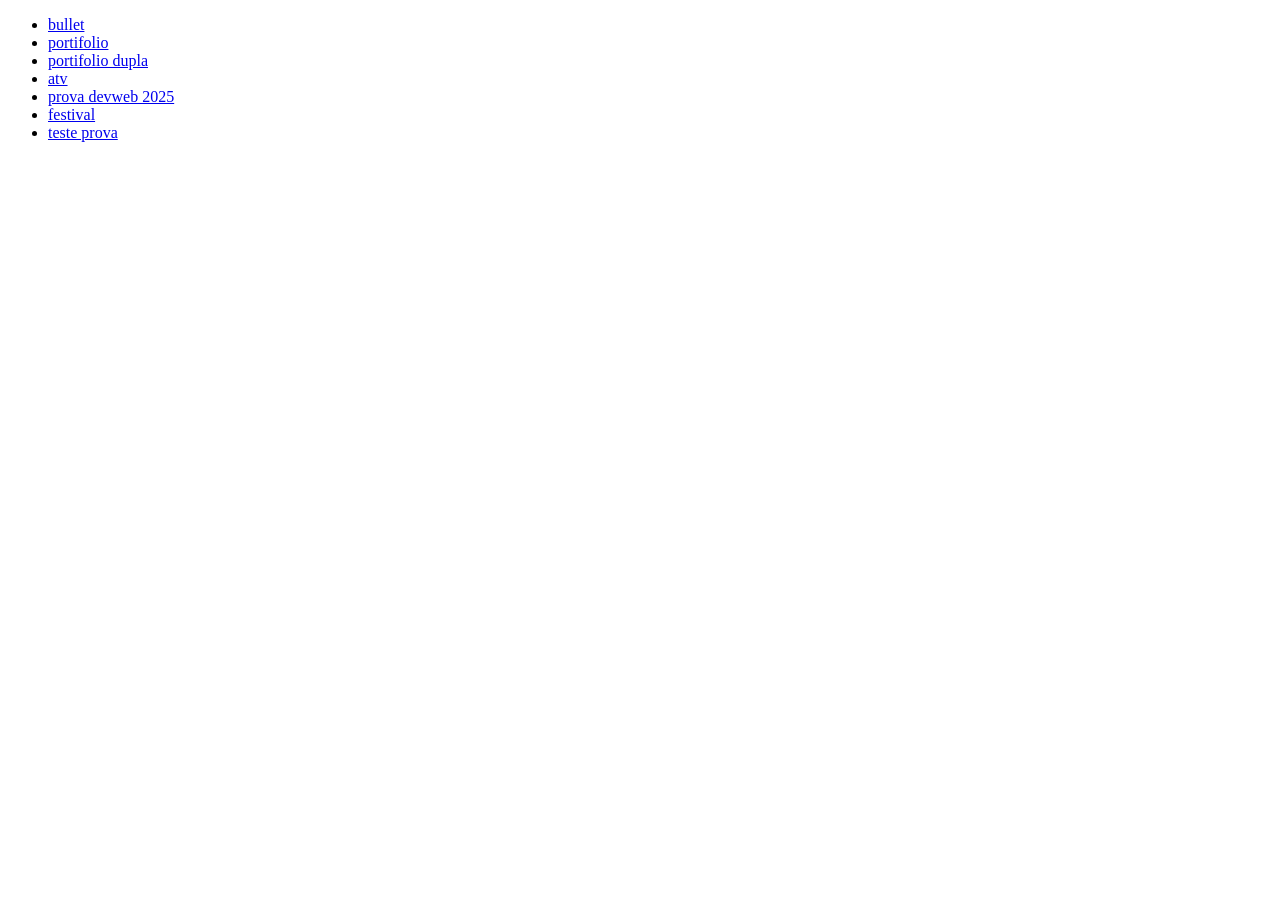
<file: index.html>
<!DOCTYPE html>
<html lang="en">
<head>
    <meta charset="UTF-8">
    <meta name="viewport" content="width=device-width, initial-scale=1.0">
    <title>Document</title>
</head>
<body>
    <ul>
        <li><a href="atv_bullet1info3/">bullet</a></li>
        <li><a href="atv-portifolio-1info3/">portifolio</a></li>
        <li><a href="atv-portifolio-3dupla/">portifolio dupla</a></li>
        <li><a href="atv.ifc/">atv</a></li>
        <li><a href="prova-2025_desweb/">prova devweb 2025</a></li>
        <li><a href="prova-festival/">festival</a></li>
        <li><a href="teste-de-prova/">teste prova</a></li>
    </ul>
</body>
</html>
</file>
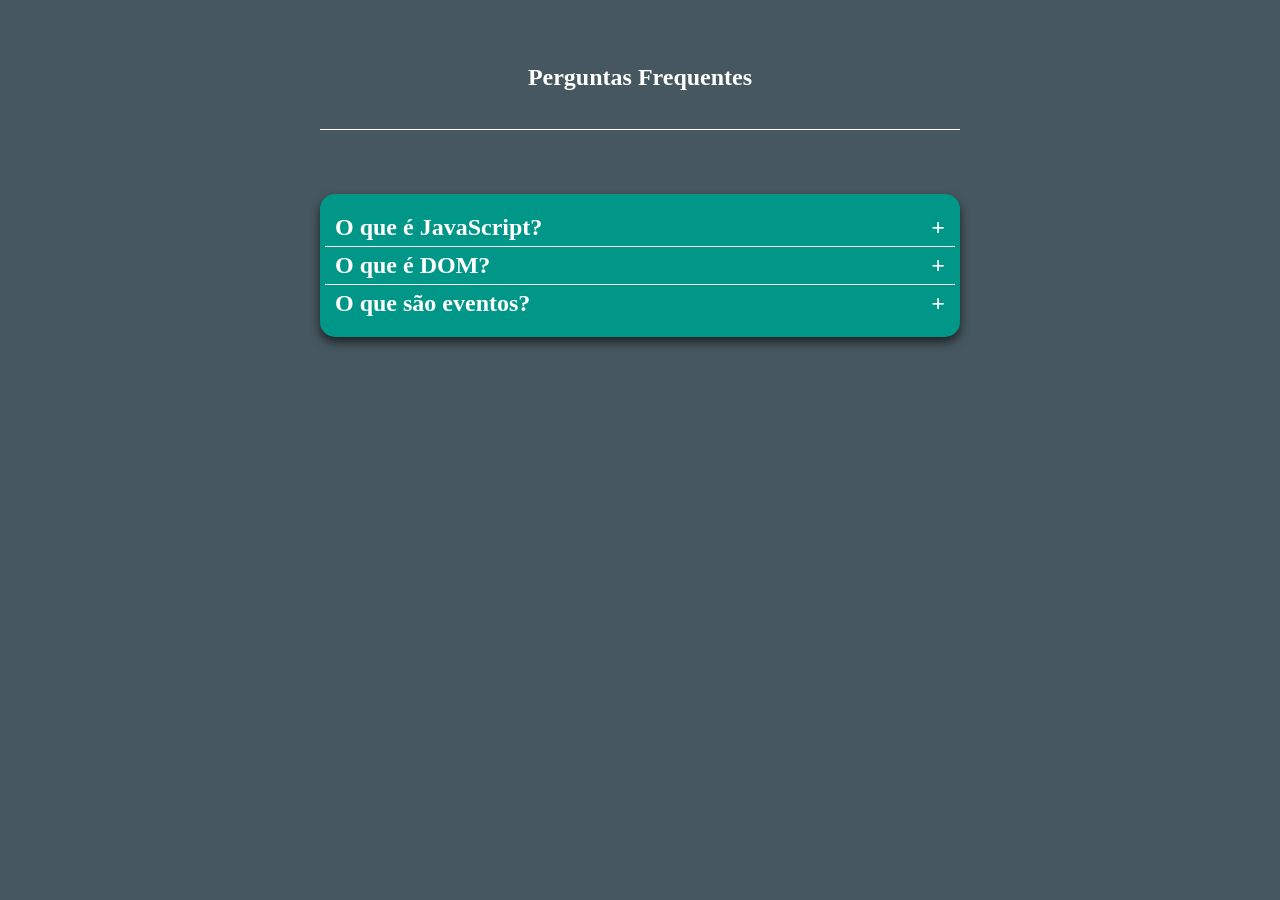
<file: acordion/index.html>
<!DOCTYPE html>
<html lang="en">
<head>
    <meta charset="UTF-8">
    <meta name="viewport" content="width=device-width, initial-scale=1.0">
    <title>Document</title>
</head>
<body>
    <main>
        <section>
            <h1>
                    Perguntas Frequentes
            </h1>
            <ul>
                <li onclick="accordion(this)">
                    <h2>O que é JavaScript? <span>+</span></h2>
                    <p>JavaScript é uma linguagem de programação utilizada para adicionar interatividade às páginas web.</p>
                </li>
                <li onclick="accordion(this)">
                    <h2>O que é DOM? <span>+</span></h2>
                    <p>DOM é uma representação dos elementos HTML que permite sua manipulação por JavaScript.</p>
                </li>
                <li onclick="accordion(this)">
                    <h2>O que são eventos? <span>+</span></h2>
                    <p>Eventos permitem executar ações em resposta às interações do usuário.</p>
                </li>
            </ul>
        </section>
    </main>
    <style>
        *{
            margin: 0;
            padding: 0;
            box-sizing: border-box;
            list-style: none;
            text-decoration: none;
            color: inherit;
        }
        body{
            background: #46575f;
            color: white;
        }
        h1{
            text-align: center;
            border-bottom: 2px solid whitesmoke;
            border-bottom: 1px solid white;
            width: 50%;
            margin: 5vw auto;
            padding-bottom: 3vw;
            font-weight: 900;
        }
        ul{
            background-color: #009688;
            width: 50%;
            margin: 0 auto;
            border-radius: 15px;
            box-shadow: 0 5px 10px rgba(0, 0, 0, 0.61);
            padding: 15px 5px;
        }
        li{
            padding: 5px 10px 5px 10px;
            border-bottom: 1px solid white;
        }
        li:last-child{
            border: none;
        }
        ul li p{
            height: 0;
            overflow: hidden;
            transition: all 0.5s ease;
        }
        .aberto{
            height: 35px;
            transition: all 0.5s ease;
        }
        ul li h2{
            display: flex;
            justify-content: space-between;
        }
    </style>
    <script>
        function accordion(elemento){
            elemento.querySelector("p").classList.toggle("aberto");
            if(elemento.querySelector("span").innerText == "+"){
            elemento.querySelector("span").innerText= "-";
            }else{
                elemento.querySelector("span").innerText= "+";
            }
        }
    </script>
</body>
</html>
</file>
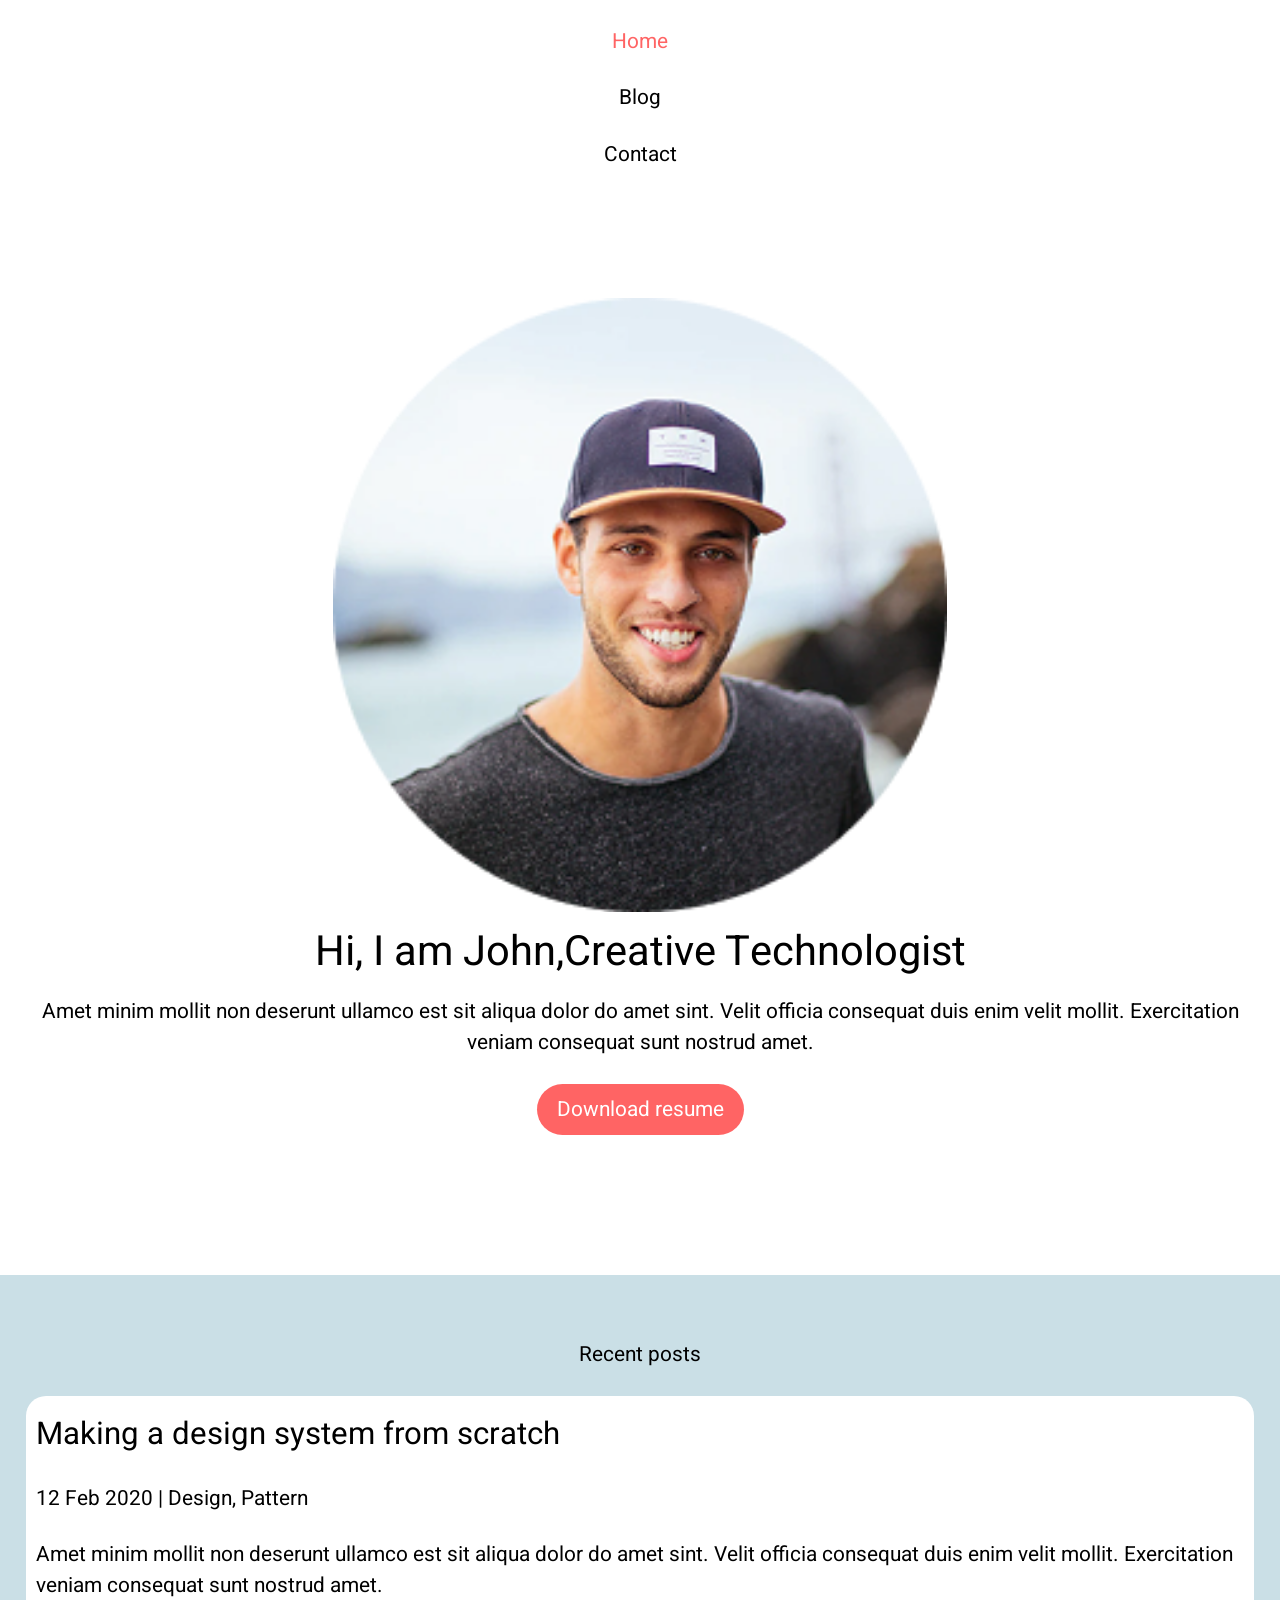
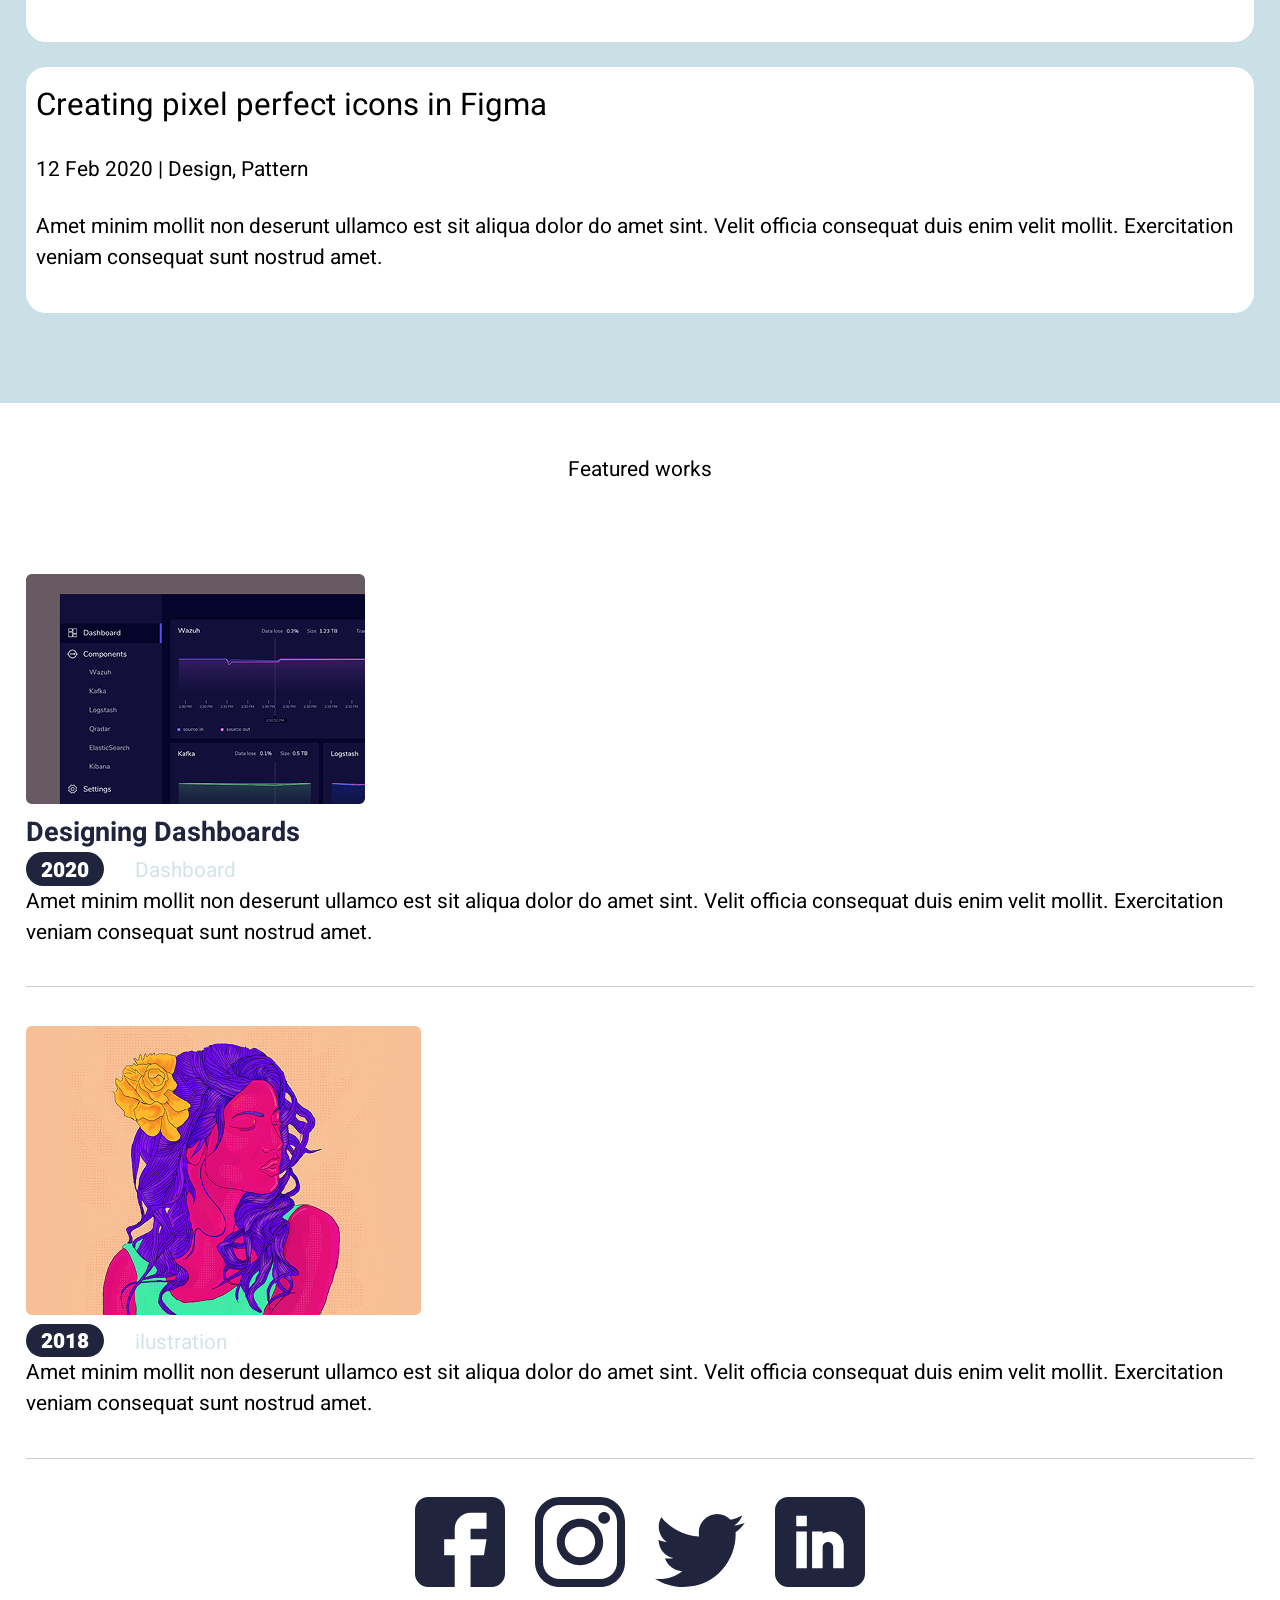
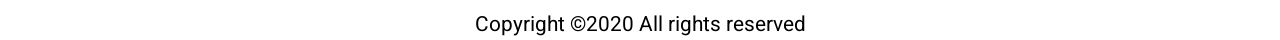
<file: atv-portifolio-1info3/index.html>
<!DOCTYPE html>
<html lang="pt-br">
<head>
    <meta charset="UTF-8">
    <meta name="viewport" content="width=device-width, initial-scale=1.0">
    <title>Atividade portifolio Home</title>
    <link rel="preconnect" href="https://fonts.googleapis.com">
<link rel="preconnect" href="https://fonts.gstatic.com" crossorigin>
<link href="https://fonts.googleapis.com/css2?family=Heebo:wght@100..900&display=swap" rel="stylesheet">
    <link rel="stylesheet" href="css/reset.css">
    <link rel="stylesheet" href="css/style.css">
</head>
<body>
    <header>
        <nav>
            <ul>
                <li>
                    <a href="index.html" class="atual">Home</a>
                </li>
                <li>
                    <a href="blog.html">Blog</a>
                </li>
                <li>
                    <a href="#">Contact</a>
                </li>
            </ul>
        </nav>
    </header>
    <main>
        <section class="banner">
            <img src="images/foto-jhon.png" alt="foto jhon">
            <h1>
                Hi, I am John,Creative Technologist
            </h1>
            <p>
                Amet minim mollit non deserunt ullamco est sit aliqua dolor do amet sint. Velit officia consequat duis enim velit mollit. Exercitation veniam consequat sunt nostrud amet.
            </p>
            <p>
                <a href="#">Download resume</a>
            </p>
        </section>
        <section class="rc-post">
            <h2>
                Recent posts
            </h2>
            <ul>
                <li>
                    <h3>
                        Making a design system from scratch
                    </h3>
                    <p>
                        12 Feb 2020 | Design, Pattern
                    </p>
                    <p>
                        Amet minim mollit non deserunt ullamco est sit aliqua dolor do amet sint. Velit officia consequat duis enim velit mollit. Exercitation veniam consequat sunt nostrud amet.
                    </p>
                </li>
                <li>
                    <h3>
                        Creating pixel perfect icons in Figma
                    </h3>
                    <p>
                        12 Feb 2020 | Design, Pattern
                    </p>
                    <p>
                        Amet minim mollit non deserunt ullamco est sit aliqua dolor do amet sint. Velit officia consequat duis enim velit mollit. Exercitation veniam consequat sunt nostrud amet.
                    </p>
                </li>
            </ul>
        </section>
        <section class="ft-works">
            <h2>
                Featured works
            </h2>
            <ul>
                <li>
                 <img src="images/Rectangle30.png" alt="">
   
                    <h3>
                        Designing Dashboards
                    </h3>
                       <p class="info">
                        <span>2020</span> Dashboard
                    </p>
                    <p>
                        Amet minim mollit non deserunt ullamco est sit aliqua dolor do amet sint. Velit officia consequat duis enim velit mollit. Exercitation veniam consequat sunt nostrud amet.
                    </p>
                </li>
                <li>
                    <img src="images/vibrant.png" alt="">
                    <p class="info">
                        <span>2018</span> ilustration
                    </p>
                    <p>
                        Amet minim mollit non deserunt ullamco est sit aliqua dolor do amet sint. Velit officia consequat duis enim velit mollit. Exercitation veniam consequat sunt nostrud amet.
                    </p>
                </li>
            </ul>
        </section>
    </main>
    <footer>
        <nav>
            <a href="#">
                <img src="images/facebook.svg" alt="facebook">
            </a>
            <a href="#">
                <img src="images/instagram.svg" alt="instagram">
            </a>
            <a href="#">
                <img src="images/Twiter.svg" alt="twiter">
            </a>
            <a href="#">
                <img src="images/Linkedin.svg" alt="linkedin">
            </a>
        </nav>
        <p>
            Copyright ©2020 All rights reserved 
        </p>
    </footer>
</body>
</html>
</file>
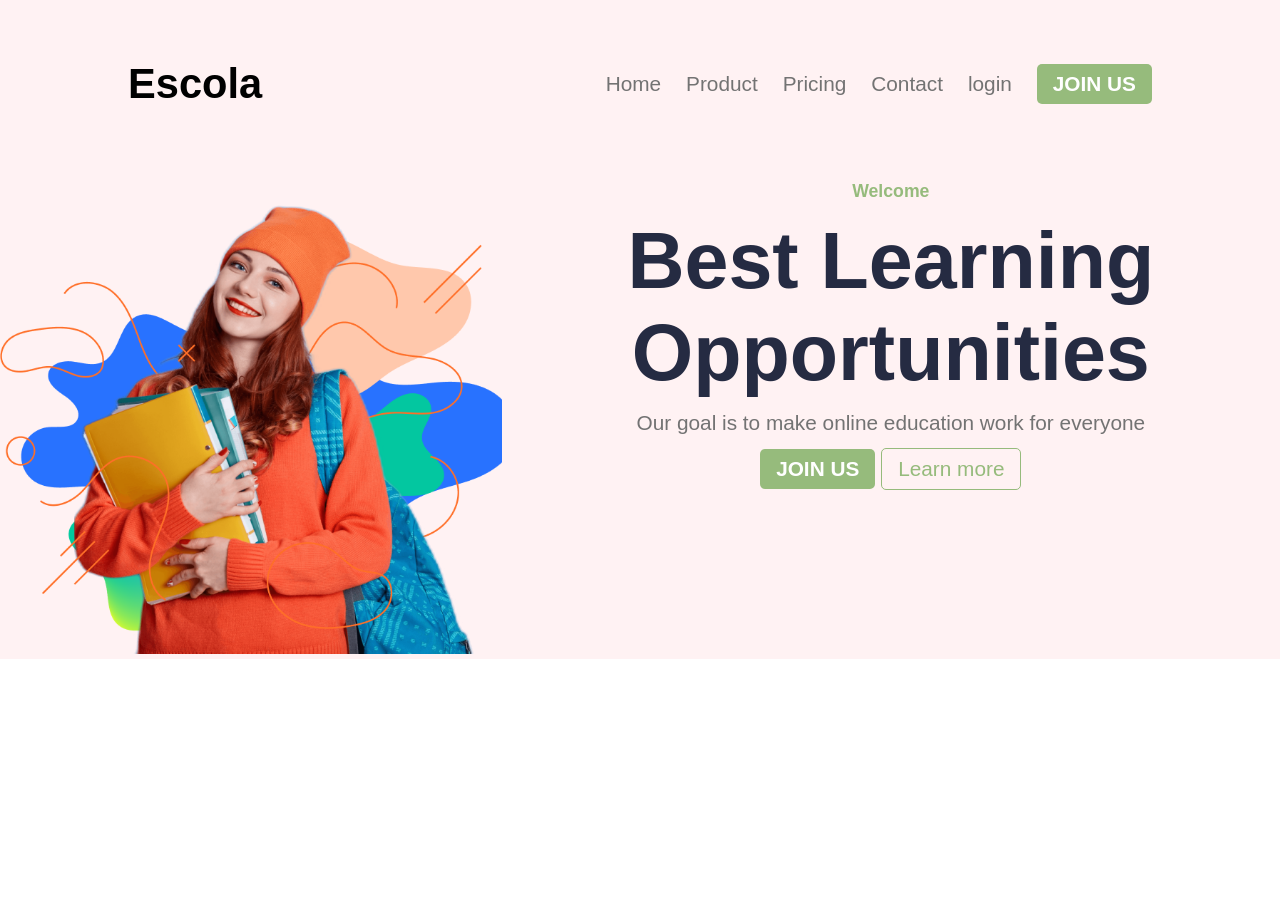
<file: prova-2025_desweb/index.html>
<!DOCTYPE html>
<html lang="en">
<head>
    <meta charset="UTF-8">
    <meta name="viewport" content="width=device-width, initial-scale=1.0">
    <title>Atividade Nova Escola </title>

    <link rel="stylesheet" href="css/reset.css">
    <link rel="stylesheet" href="css/style.css">
</head>
<body>
    <header>
        <h1>
            <a href="index.html">Escola</a>
        </h1>
        <nav>
            <ul>
                <li>
                    <a href="index.html">Home</a>
                </li>
                <li>
                    <a href="#">Product</a>
                </li>
                <li>
                    <a href="#">Pricing</a>
                </li>
                <li>
                    <a href="#">Contact</a>
                </li>
                <li>
                    <a href="#">login</a>
                </li>
                <li>
                    <a class="btn" href="#">JOIN US</a>
                </li>
            </ul>
        </nav>
    </header>
    <main>
        <section class="banner">
            <div>

                <img src="images/imagem-banner.png" alt="banner">
            </div>
            <div>

                <h4>
                    Welcome
                </h4>
                <h2>
                    Best Learning Opportunities
                </h2>
                <p class="p">
                    Our goal is to make online education work for everyone
                </p>
                <p>
                    <a class="btn" href="#">JOIN US</a>
                    <a class="btn-border" href="">Learn more</a>
                </p>
            </div>
        </section>
    </main>
</body>
</html>
</file>
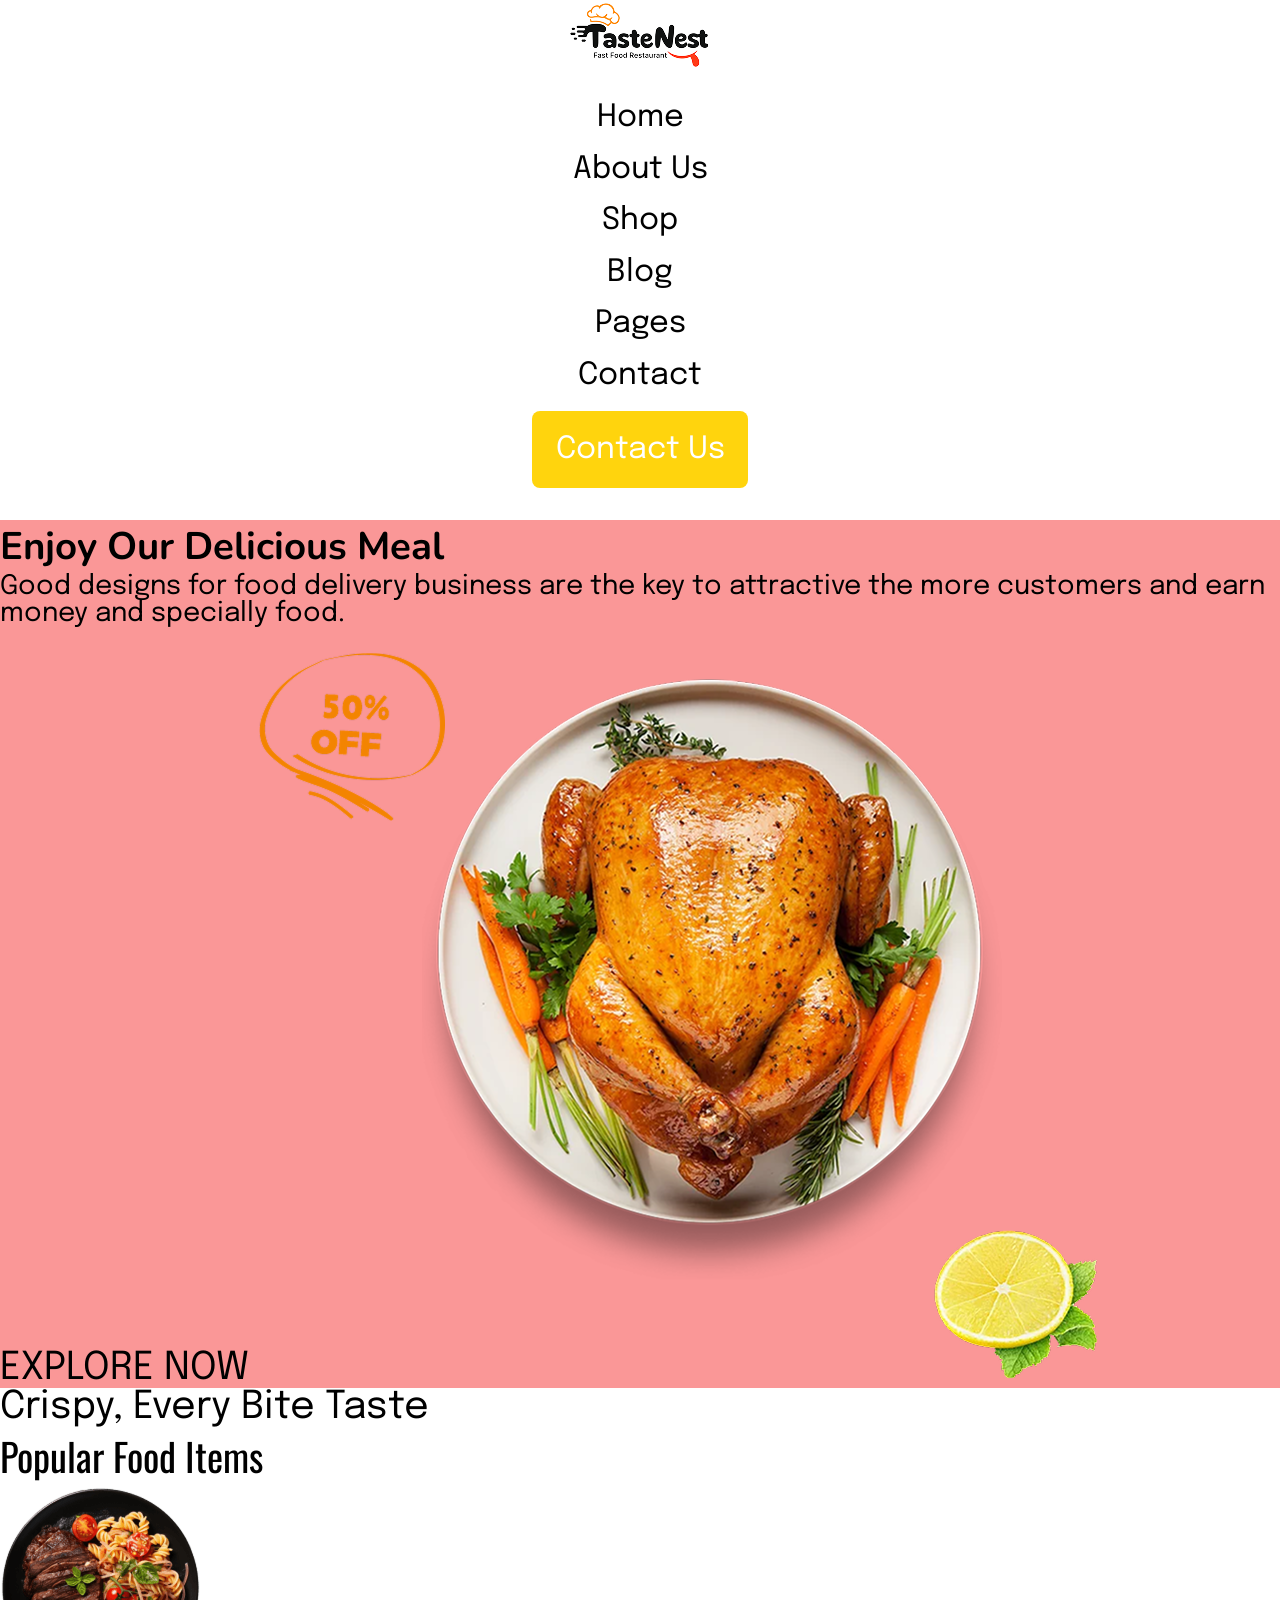
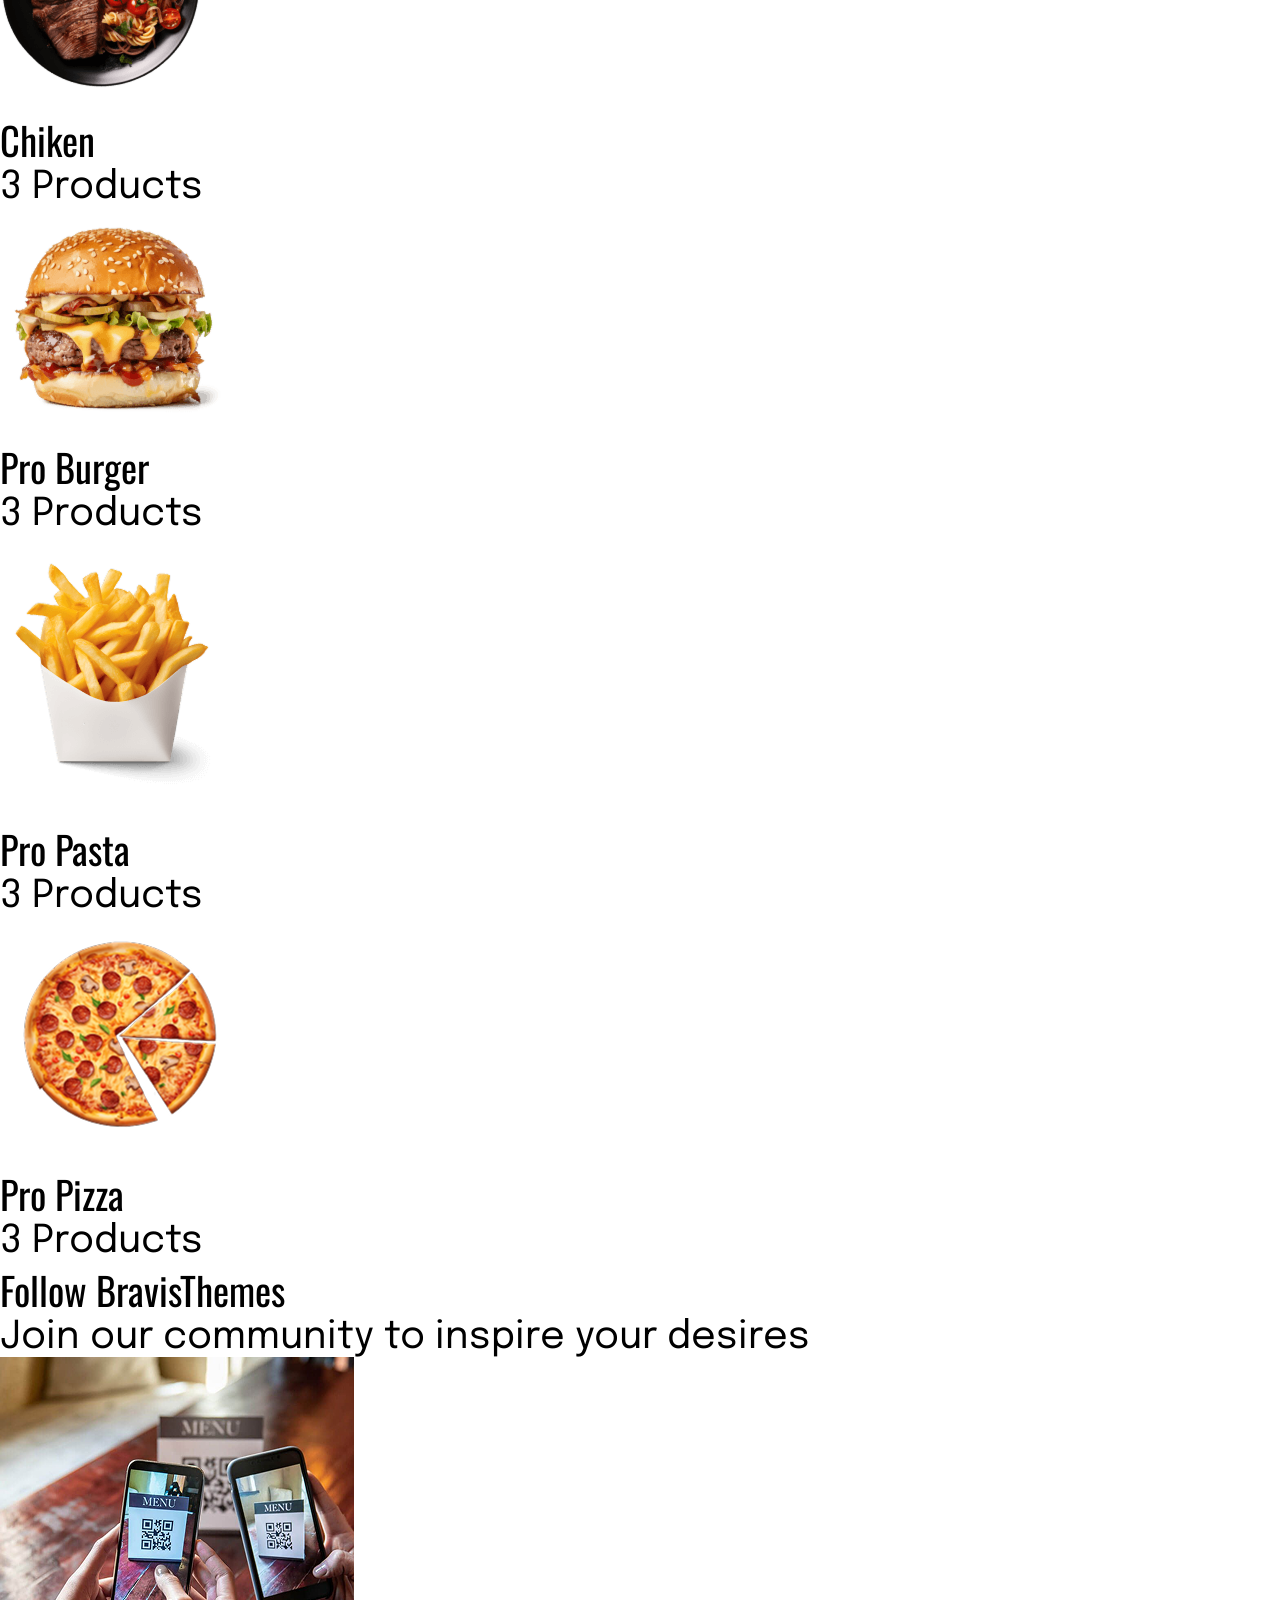
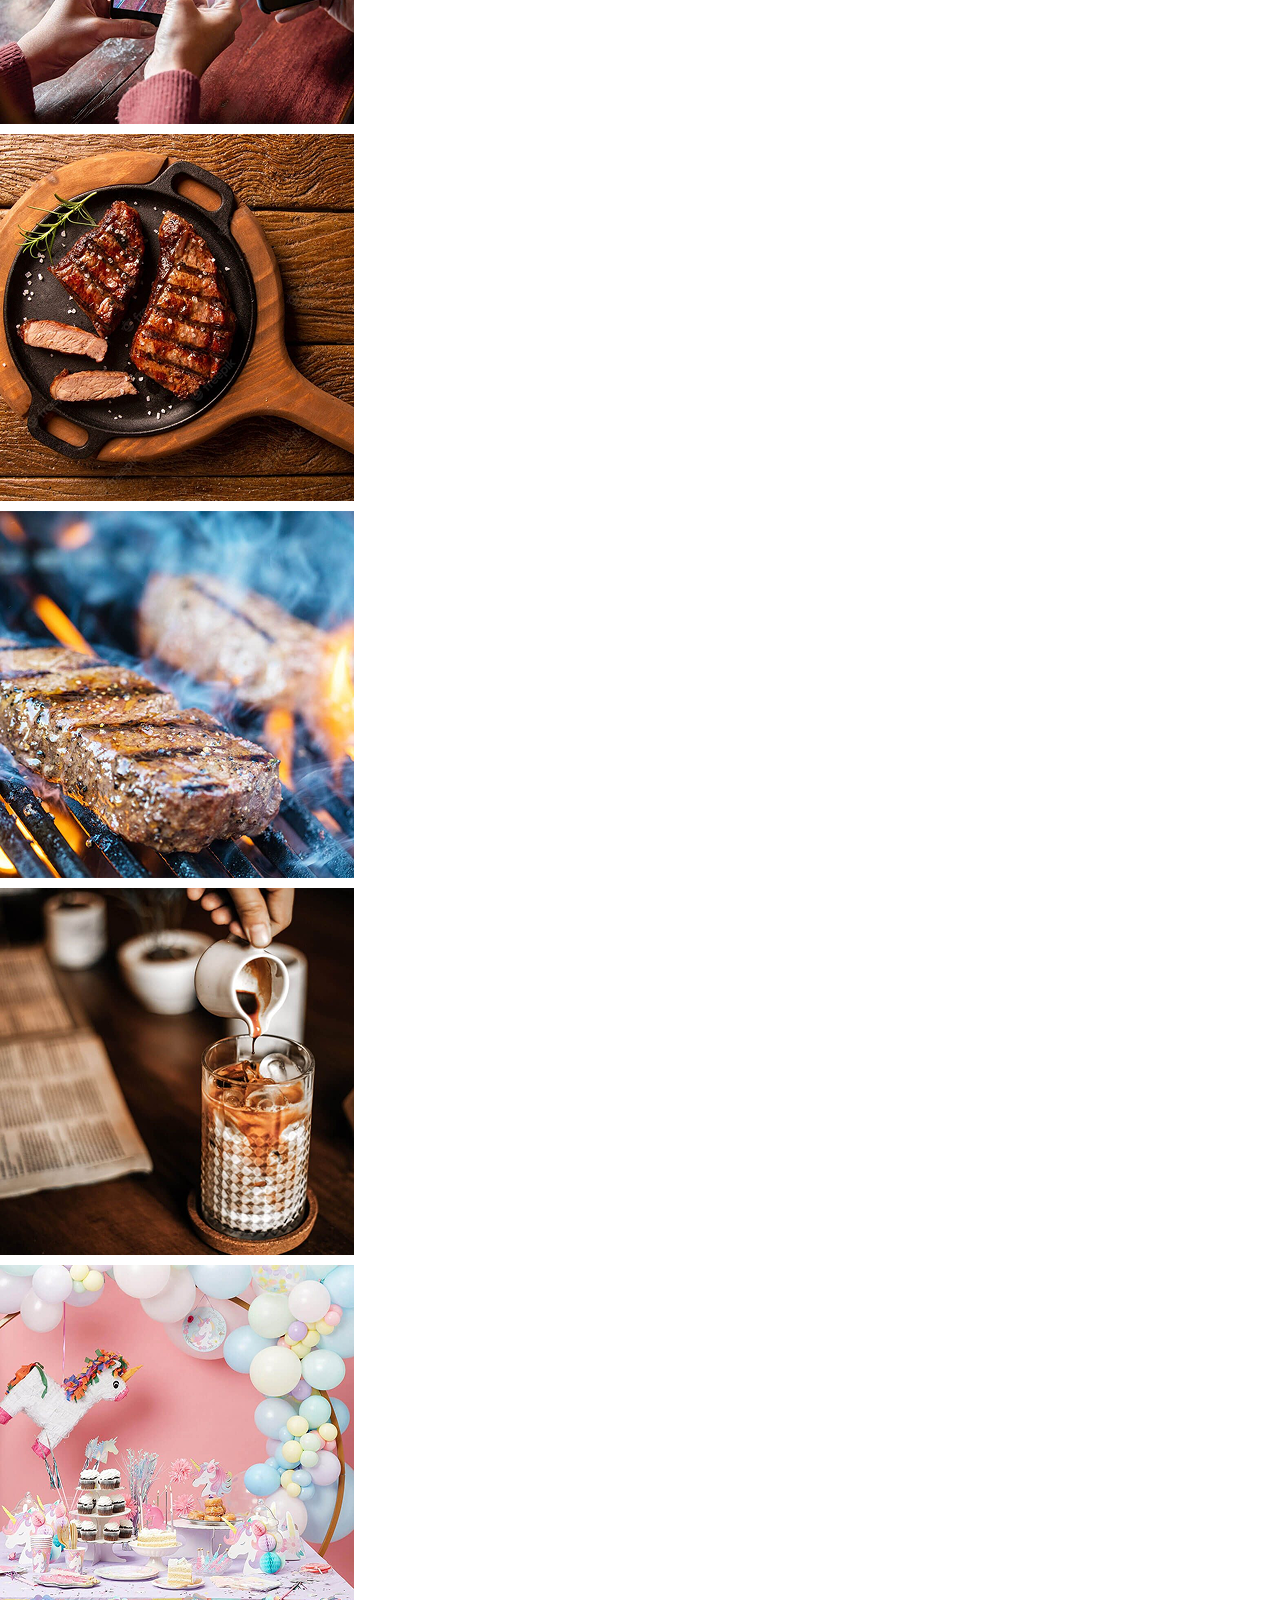
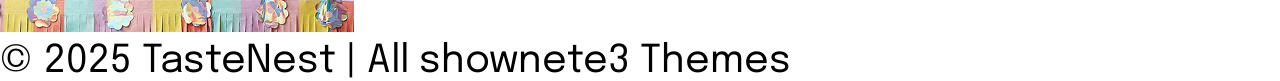
<file: teste-de-prova/index.html>
<!DOCTYPE html>
<html lang="pt-br">
<head>
    <meta charset="UTF-8">
    <meta name="viewport" content="width=device-width, initial-scale=1.0">
    <title>Document</title>
    <link rel="stylesheet" href="css/reset.css">
    <link rel="stylesheet" href="css/style.css">
</head>
<body>
    <header>
        <img src="images/logo-tastenest.png" alt="logo">
        <nav>
            <ul>
                <li>
                    <a href="#">Home</a>
                </li>
                <li>
                    <a href="#">About Us</a>
                </li>
                <li>
                    <a href="#">Shop</a>
                </li>
                <li>
                    <a href="#">Blog</a>
                </li>
                <li>
                    <a href="#">Pages</a>
                </li>
                <li>
                    <a href="#">Contact</a>
                </li>
            </ul>
                   <a href="#" class="Contact">Contact Us</a>
        </nav>
    </header>
    <main>
        <section class="banner">
            <h1>
                Enjoy Our Delicious Meal
            </h1>
            <p>
                Good designs for food delivery business are the key to attractive the more customers and earn money and specially food.
            </p>
            <a href="#">EXPLORE NOW</a>
            <img src="images/galeto-banner.png" alt="Frango">
        </section>
        <section>
            <p>
                Crispy, Every Bite Taste
            </p>
            <h2>
                Popular Food Items
            </h2>
            <ul>
                <li>
                    <img src="images/pasta.png.png" alt="macarrão com carne">
                    <h3>
                        Chiken
                    </h3>
                    <p>
                        3 Products
                    </p>
                </li>
                <li>
                    <img src="images/burger.png.png" alt="Hamburger">
                    <h3>
                        Pro Burger
                    </h3>
                    <p>
                        3 Products
                    </p>
                </li>
                <li>
                    <img src="images/french-fry.png.png" alt="batata frita">
                    <h3>
                        Pro Pasta
                    </h3>
                    <p>
                       3 Products 
                    </p>
                </li>
                <li>
                    <img src="images/pizza-2.png.png" alt="pizza">
                    <h3>
                        Pro Pizza
                    </h3>
                    <p>
                        3 Products
                    </p>
                </li>
            </ul>
        </section>
        <section>
            <h2>
                Follow BravisThemes
            </h2>
            <p>
                Join our community to inspire your desires
            </p>
            <ul>
                <li>
                    <img src="images/follow-qrcode.png" alt="qr code">
                </li>
                <li>
                    <img src="images/follow-churrasco-panela.png" alt="panela">
                </li>
                <li>
                    <img src="images/follow-churrasco-grelha.png" alt="grelha">
                </li>
                <li>
                    <img src="images/follow-cafe.png" alt="café">
                </li>
                <li>
                    <img src="images/follow-aniversario.png" alt="aniversário">
                </li>
            </ul>
        </section>
    </main>
    <footer>
        <p>
            <span>© 2025 TasteNest</span> | All shownete3 Themes
        </p>
    </footer>
</body>
</html>
</file>
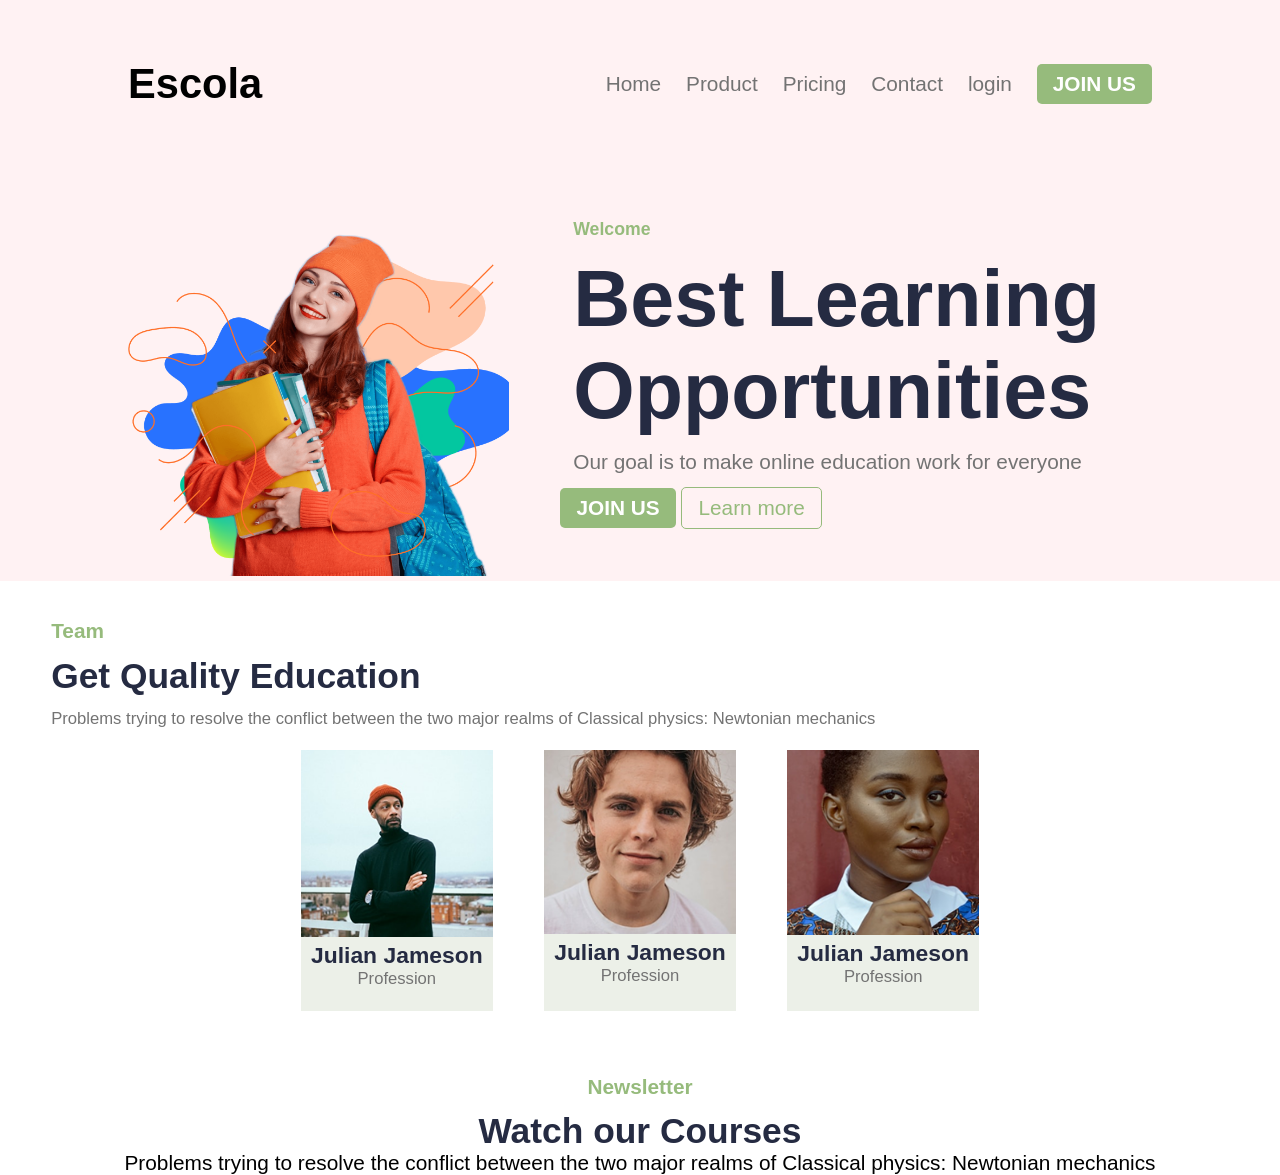
<file: prova-2025_desweb/prova-2025_desweb/index.html>
<!DOCTYPE html>
<html lang="en">
<head>
    <meta charset="UTF-8">
    <meta name="viewport" content="width=device-width, initial-scale=1.0">
    <title>Atividade Nova Escola </title>

    <link rel="stylesheet" href="css/reset.css">
    <link rel="stylesheet" href="css/style.css">
</head>
<body>
    <header>
        <h1>
            <a href="index.html">Escola</a>
        </h1>
        <nav>
            <ul>
                <li>
                    <a href="index.html">Home</a>
                </li>
                <li>
                    <a href="#">Product</a>
                </li>
                <li>
                    <a href="#">Pricing</a>
                </li>
                <li>
                    <a href="#">Contact</a>
                </li>
                <li>
                    <a href="#">login</a>
                </li>
                <li>
                    <a class="btn" href="#">JOIN US</a>
                </li>
            </ul>
        </nav>
    </header>
    <main>
        <section class="banner">
            <div>

                <img src="images/imagem-banner.png" alt="banner">
            </div>
            <div>

                <h4>
                    Welcome
                </h4>
                <h2>
                    Best Learning Opportunities
                </h2>
                <p class="p">
                    Our goal is to make online education work for everyone
                </p>
                <p>
                    <a class="btn" href="#">JOIN US</a>
                    <a class="btn-border" href="">Learn more</a>
                </p>
            </div>
        </section>
        <section class="julian">
            <div class="texto">
            <h4>
                Team
            </h4>
            <h2>
                Get Quality Education
            </h2>
            <p>
                Problems trying to resolve the conflict between 
                the two major realms of Classical physics: Newtonian mechanics 
            </p>
            </div>
            <ul>
                <li>
                    <img src="images/julian-1.png" alt="julian1">
                    <h3>
                        Julian Jameson
                    </h3>
                    <p>
                        Profession
                    </p>
                </li>
                <li>
                    <img src="images/julian-2.png" alt="julian2">
                    <h3>
                        Julian Jameson
                    </h3>
                    <p>
                        Profession
                    </p>
                </li>
                <li>
                    <img src="images/julian-3.png" alt="julian3">    
                    <h3>
                        Julian Jameson
                    </h3>
                    <p>
                        Profession
                    </p>
                </li>
            </ul>
        </section>
        <section class="news">
            <h2>
                Newsletter
            </h2>
            <h3>
                Watch our Courses
            </h3>
            <p>
                Problems trying to resolve the conflict between 
                the two major realms of Classical physics: Newtonian mechanics 
            </p>
        </section>
    </main>
</body>
</html>
</file>
<file: atv-portifolio-1info3/css/style.css>
html{
     font-size: clamp(0.9rem, calc(0.5rem + 1vw), 2.5rem);
     font-family: "Heebo", sans-serif;
}

/* === header === */
header ul li {
   text-align: center;
   padding: 2vw 0 0 0;
}

a.atual{
    color: #FF6464;
}

/* === banner === */
section.banner{
    text-align: center;
    padding: 10vw 2vw 10vw 2vw;
}
section.banner img{
    width: 50%;
}
section.banner h1 {
 font-size: 2rem;   
}
section.banner p{
    padding: 1vw 0 1vw 0;
}
section.banner p a {
    background-color: #FF6464;
    color: white;
    padding: 10px 20px 10px 20px;
    display: inline-block;
    border-radius: 3vw;
}
/*=== rc posts ===*/
section.rc-post {
    background-color: #cadfe6;
    padding: 5vw 2vw 5vw 2vw;    
}
section.rc-post h2 {
    text-align: center;
}
section.rc-post ul li {
    background-color: white;
    margin: 2vw 0 2vw 0;
    padding: 15px 10px 15px 10px;
    border-radius: 20px;
}
section.rc-post ul li h3 {
    font-size: 1.5rem;
}
section.rc-post ul li p {
    margin: 2vw 0 2vw 0;
}
/* === ft works === */
section.ft-works{
    padding: 2vw 2vw 2vw 2vw;
}
section.ft-works h2{
    text-align: center;
    margin: 2vw 0 4vw 0;
}
section.ft-works ul li h3{
    font-size: 1.3rem;
    font-weight: bolder;
    color: #21243D;
}
section.ft-works ul li p.info{
    color: #D4E3E8;
}
section.ft-works ul li p.info span{
    background-color: #21243D;
    color: white;
    border-radius: 20px;
    padding: 0.2vw 1.2vw 0 1.2vw;
    display: inline-block;
    margin: 0 2vw 0 0;
    font-weight: 900;
}
section.ft-works ul li{
    border-bottom: 1px solid rgba(0, 0, 0, 0.196);
    padding: 3vw 0 3vw 0;
}
/* === footer === */
footer{
    text-align: center;
}
footer nav a{
    display: inline-block;
    margin: 1vw 1vw 1vw 1vw;
}
footer nav a img{
    width: 7vw;
}

/* === blog === */
section.featured h1{
    margin: 2vw 1vw 2vw 1vw;
    text-align: center;
    color: #21243D;
    font-weight: 450;
    font-size: 2rem;
}
section.featured h2{
    text-align: center;
    margin: 1.5vw 1vw 1.5vw 1vw;
    font-size: 2rem;
    font-weight: 600;
    color: #21243D;
}
section.featured p.inform{
    margin: 2vw 1vw 2vw 1vw;
    font-size: 1.2rem;
}
section.featured p.inform span{
    background-color: #FF6464;
    border-radius: 20px;
    padding: 0.2vw 1.2vw 0 1.2vw;
    margin: 1vw 10px 0 0;
    color: white;
    font-weight: bolder;
}
body.tudo{
    margin: 2vw ;
}
section.featured ul li.linha{
    border-bottom: 1px solid #b0b0b0;
    padding: 3vw 0 3vw 0
}
</file>
<file: prova-2025_desweb/css/style.css>
html {
  font-size: clamp(1rem, calc(0.5rem + 1vw), 3rem);
  font-family: 'Trebuchet MS', 'Lucida Sans Unicode', 'Lucida Grande', 'Lucida Sans', Arial, sans-serif;
}
.btn{
  background-color: #96BB7C;
  color: white;
  padding: 8px 16px 8px 16px;
  border-radius: 5px;
  display: inline-block;
  font-weight: 600;
}
.btn:hover{
  background-color: #c4dfb1;
  color: rgb(55, 86, 40);
}
.btn-border{
  padding: 8px 16px 8px 16px;
  border-radius: 5px;
  display: inline-block;
  color: #96BB7C;
  border: 1px solid #96BB7C;
}

/* === header === */

header{
  background-color: #FFF2F3;
  text-align: center;
  padding: 3vw 10vw;
}
header h1{
  font-size:2rem ;
  font-weight:bold;
}
header ul li{
  color: #737373;
  margin: 2vw 0 2vw 0;
}

/* === banner === */
.banner{
  background-color: #FFF2F3;
  text-align: center;
}
section.banner h4{
  color: #96BB7C;
  font-size: 0.85rem;
  font-weight: bolder;
  margin: 1vw;
}
section.banner h2{
  font-size: 3.8rem;
  font-weight: bold;
  color: #252B42;
  margin: 1vw;
}
.banner p.p{
  color: #737373;
  margin: 1vw;
}

@media only screen and (min-width: 600px) {
  header{
    display: flex;
    justify-content: space-between;
    align-items: center
  }
  header ul{
    display: flex;
    gap: 1.2rem;
    align-items: center;
  }
  .banner{
    display: flex;
  }
}
</file>
<file: teste-de-prova/css/style.css>
/* === IMPORTACAO DE FONTES */
@import url('https://fonts.googleapis.com/css2?family=Epilogue:ital,wght@0,100..900;1,100..900&family=Fredoka:wght@300..700&family=Nunito:ital,wght@0,200..1000;1,200..1000&family=Oswald:wght@200..700&display=swap');
/*
Follow - font-family: "Fredoka", sans-serif;
Medu - Oswald
*/
/* ==========================*/

/* ==== FORMATACAO GERAL === */
html{
    font-size: clamp(1rem, 2vw + 0.8rem, 3rem);
    font-family: "Epilogue", sans-serif;
}
h1{
    font-family: "Nunito", sans-serif;
}
h2,h3,h4,h5,h6{
    font-family: "Oswald", sans-serif;
}

header{
    text-align: center;
}
header ul li{
    margin: 1.6vw;
    font-size: 0.8rem;
}
header a.Contact{
    display: inline-block;
    background-color: #FFD40D;
    color: white;
    padding: 1.8vw;
    border-radius: 8px;
    font-size: 0.8rem;
    margin: 0 0 2.5vw 0;
}
.banner{
    background-color: #fa9797;
}
.banner h1{
    font-weight: bolder;
}
.banner p{
    font-size: 0.7rem;
    margin: 0 0 2vw 0;
}



/* MEDIA QUERY - DESKTOP */
@media  screen and (min-width: 600px) {

}
</file>
<file: prova-2025_desweb/prova-2025_desweb/css/style.css>
html {
  font-size: clamp(1rem, calc(0.5rem + 1vw), 3rem);
  font-family: 'Trebuchet MS', 'Lucida Sans Unicode', 'Lucida Grande', 'Lucida Sans', Arial, sans-serif;
}
.btn{
  background-color: #96BB7C;
  color: white;
  padding: 8px 16px 8px 16px;
  border-radius: 5px;
  display: inline-block;
  font-weight: 600;
}
.btn:hover{
  background-color: #c4dfb1;
  color: rgb(55, 86, 40);
}
.btn-border{
  padding: 8px 16px 8px 16px;
  border-radius: 5px;
  display: inline-block;
  color: #96BB7C;
  border: 1px solid #96BB7C;
}

/* === header === */

header{
  background-color: #FFF2F3;
  text-align: center;
  padding: 3vw 10vw;
}
header h1{
  font-size:2rem ;
  font-weight:bold;
}
header ul li{
  color: #737373;
  margin: 2vw 0 2vw 0;
}

/* === banner === */
.banner{
  background-color: #FFF2F3;
  text-align: center;
}
section.banner h4{
  color: #96BB7C;
  font-size: 0.85rem;
  font-weight: bolder;
  margin: 1vw;
}
section.banner h2{
  font-size: 3.8rem;
  font-weight: bold;
  color: #252B42;
  margin: 1vw;
}
.banner p.p{
  color: #737373;
  margin: 1vw;
}
.julian{
  text-align: center;
}
.julian h4{
  color: #96BB7C;
  font-weight: bold;
  padding: 0 0 1vw 0;
}
.julian h2{
  color: #252B42;
  font-weight: bolder;
  font-size: 1.7rem;
  padding: 0 0 1vw;
}
.julian h3{
  color: #252B42;
  font-weight: bolder;
  font-size: 1.1rem;
}
.julian p{
  color: #737373;
  font-size: 0.8rem;
  padding: 0 0 1.7vw 0;
}
.julian ul li{
  background-color: #ECF0E8;
  width: 60%;
  margin: 0 auto 3vw auto;

}
.julian ul li img{
  width: 100%;
}
.news{
  text-align: center;
}
.news h2{
  color: #96BB7C;
  padding: 5vw 0 1vw 0;
  font-weight: bold;
}
.news h3{
  color: #252B42;
  font-weight: bolder;
  font-size: 1.7rem;
}
@media only screen and (min-width: 600px) {
  header{
    display: flex;
    justify-content: space-between;
    align-items: center
  }
  header ul{
    display: flex;
    gap: 1.2rem;
    align-items: center;
  }
  .banner{
    display: flex;
    text-align: left;
    gap: 4vw;
    padding: 3vw 10vw 0 ;
  }
  .julian ul{
  display: flex;
  justify-content: center;
  gap: 4vw;
}
.julian ul li{
  width: 15%;
  margin: 0;
}
.julian .texto{
  text-align: left;
  margin: 3vw 0 0 4vw;
}
}
</file>
